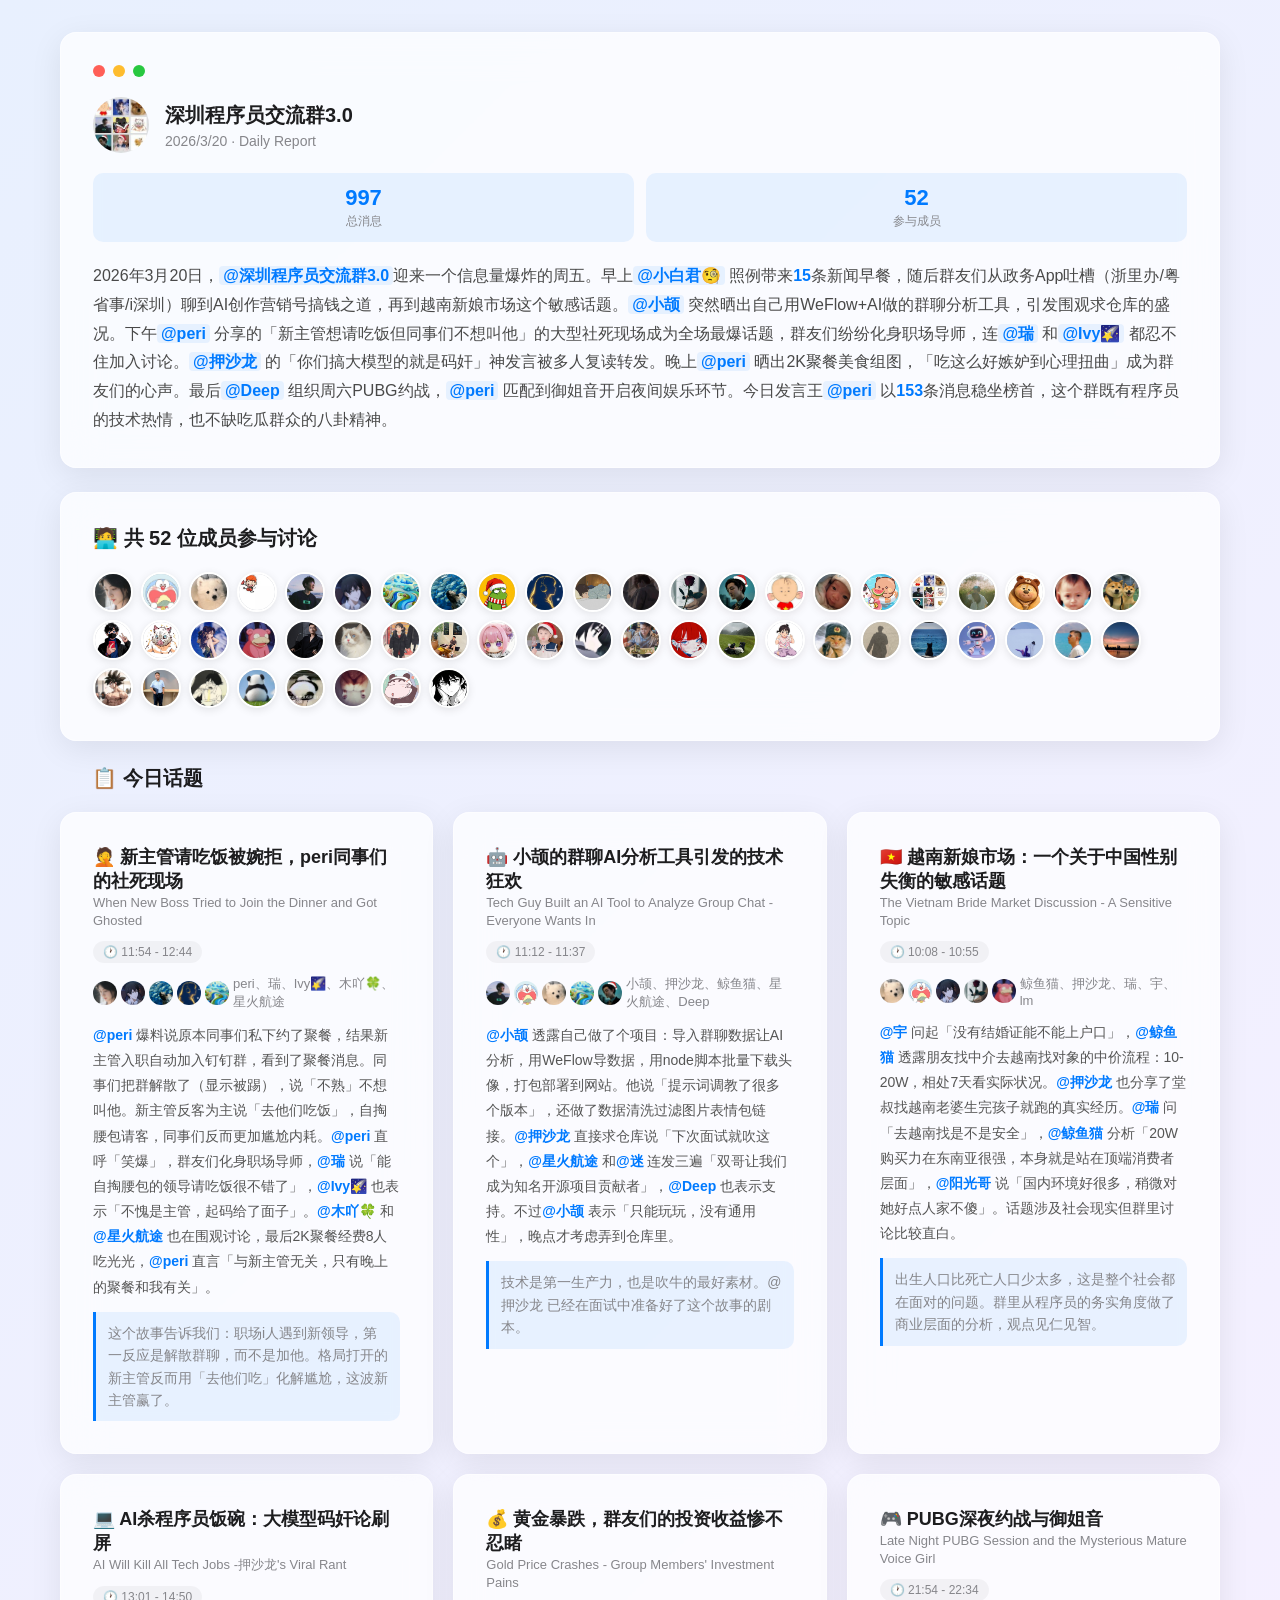
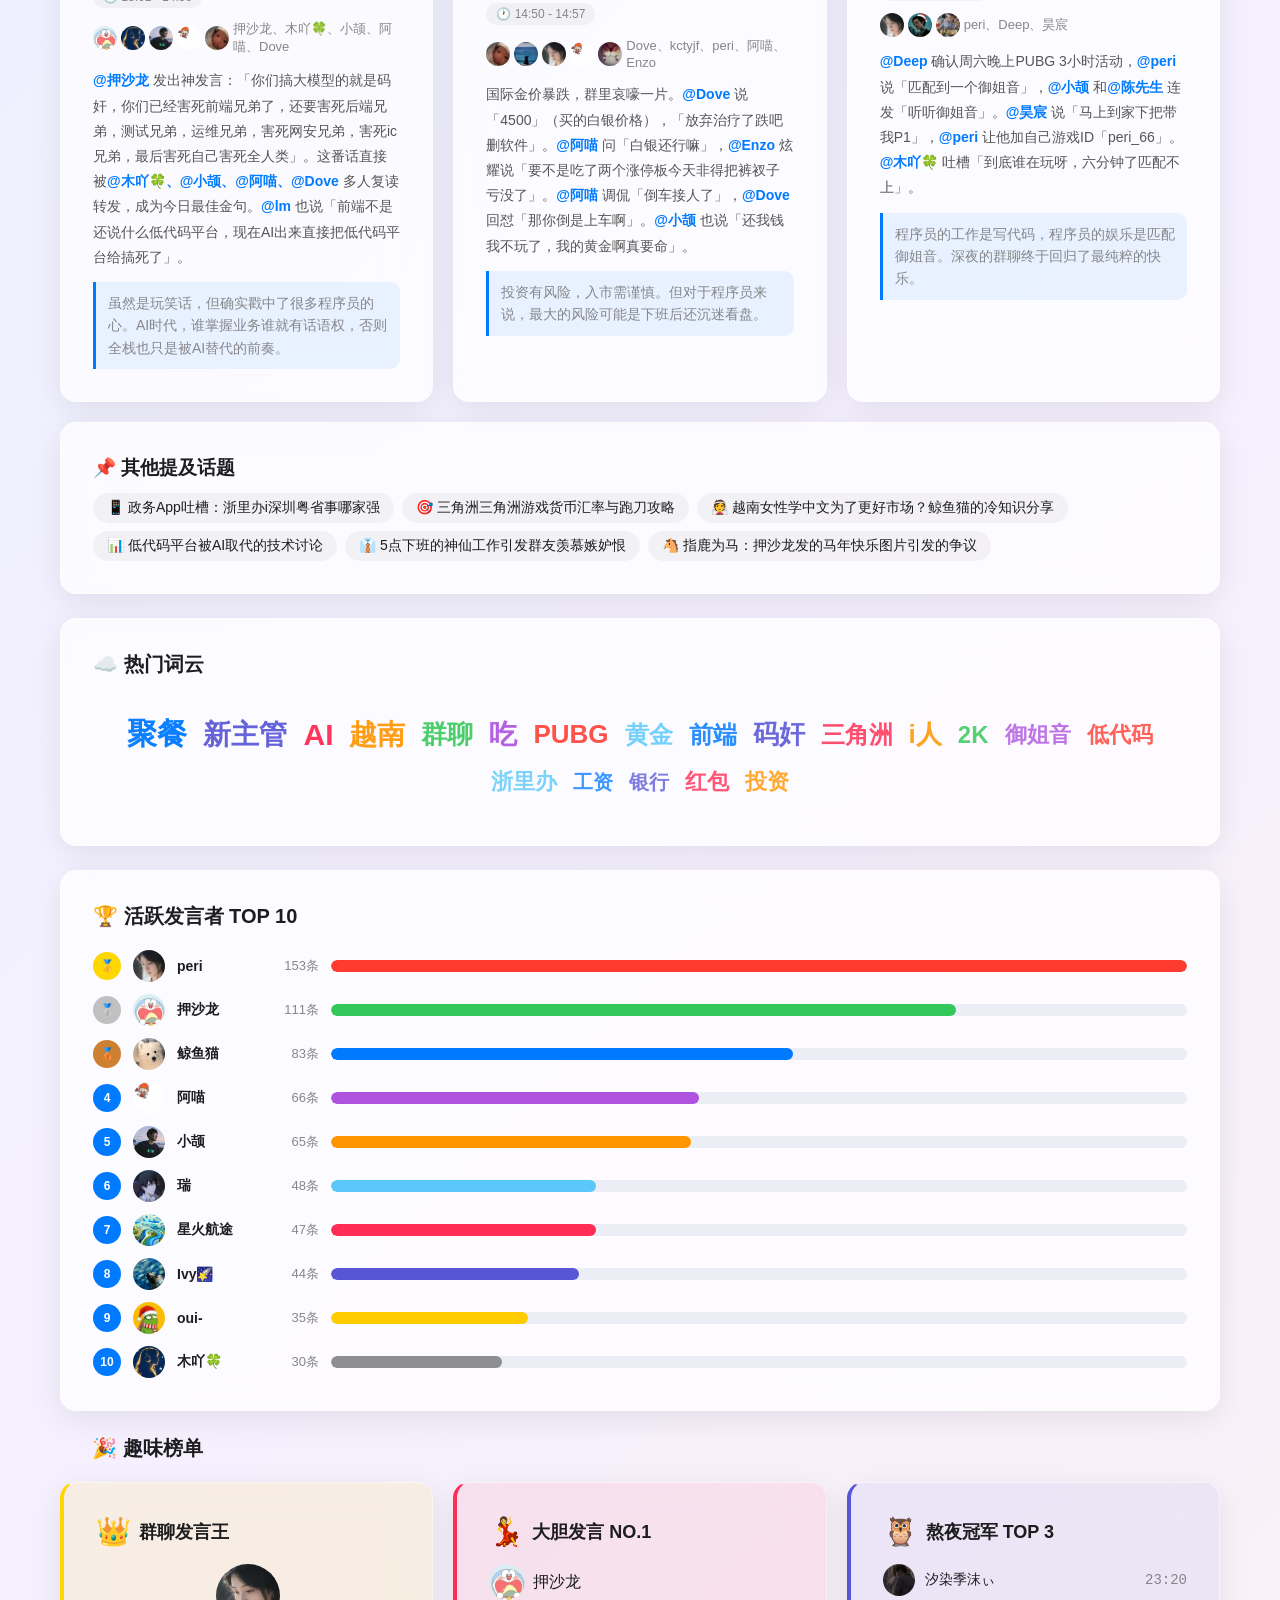
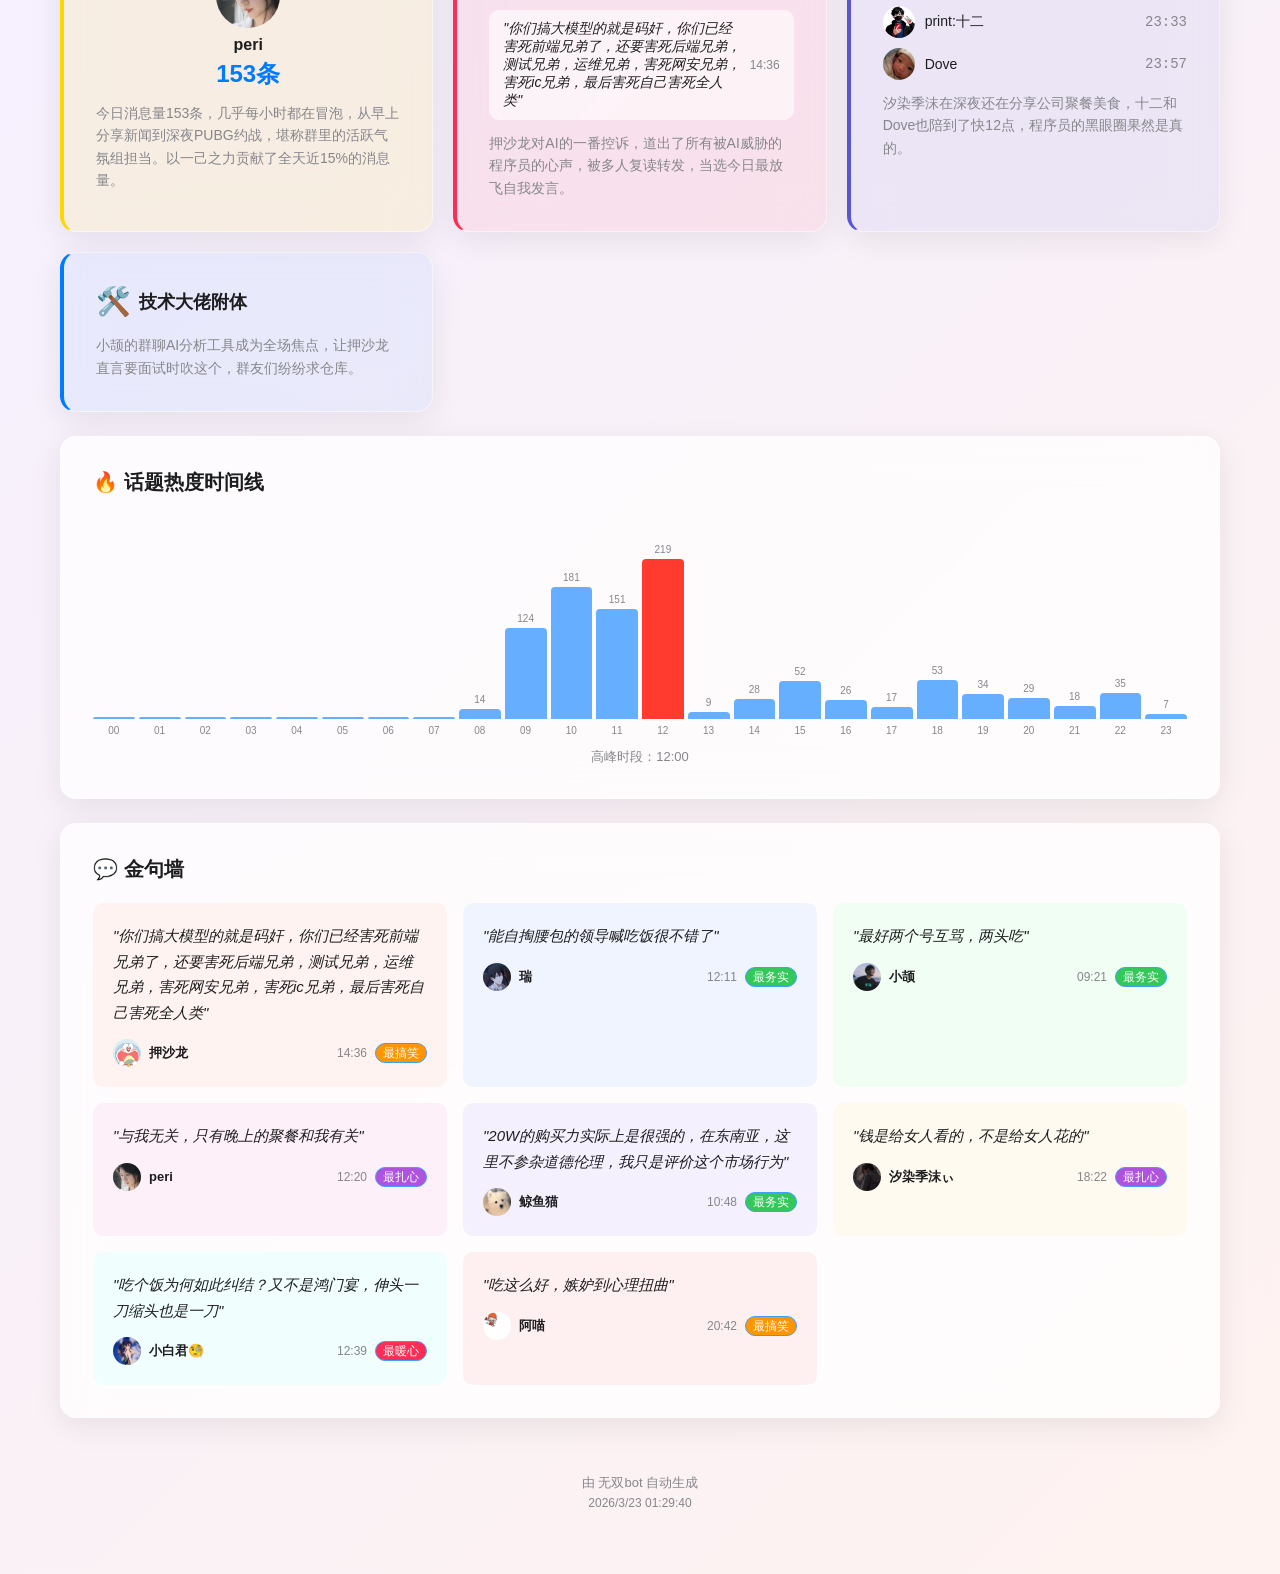
<file: index.html>
<!DOCTYPE html>
<html lang="zh-CN">
<head>
  <meta charset="UTF-8" />
  <meta name="viewport" content="width=device-width, initial-scale=1.0" />
  <title>群聊日报</title>
  <script type="module" crossorigin src="./assets/index-lT7PY3oy.js"></script>
  <link rel="stylesheet" crossorigin href="./assets/index-9DvMhPQH.css">
</head>
<body>
  <div id="app"></div>
</body>
</html>
</file>
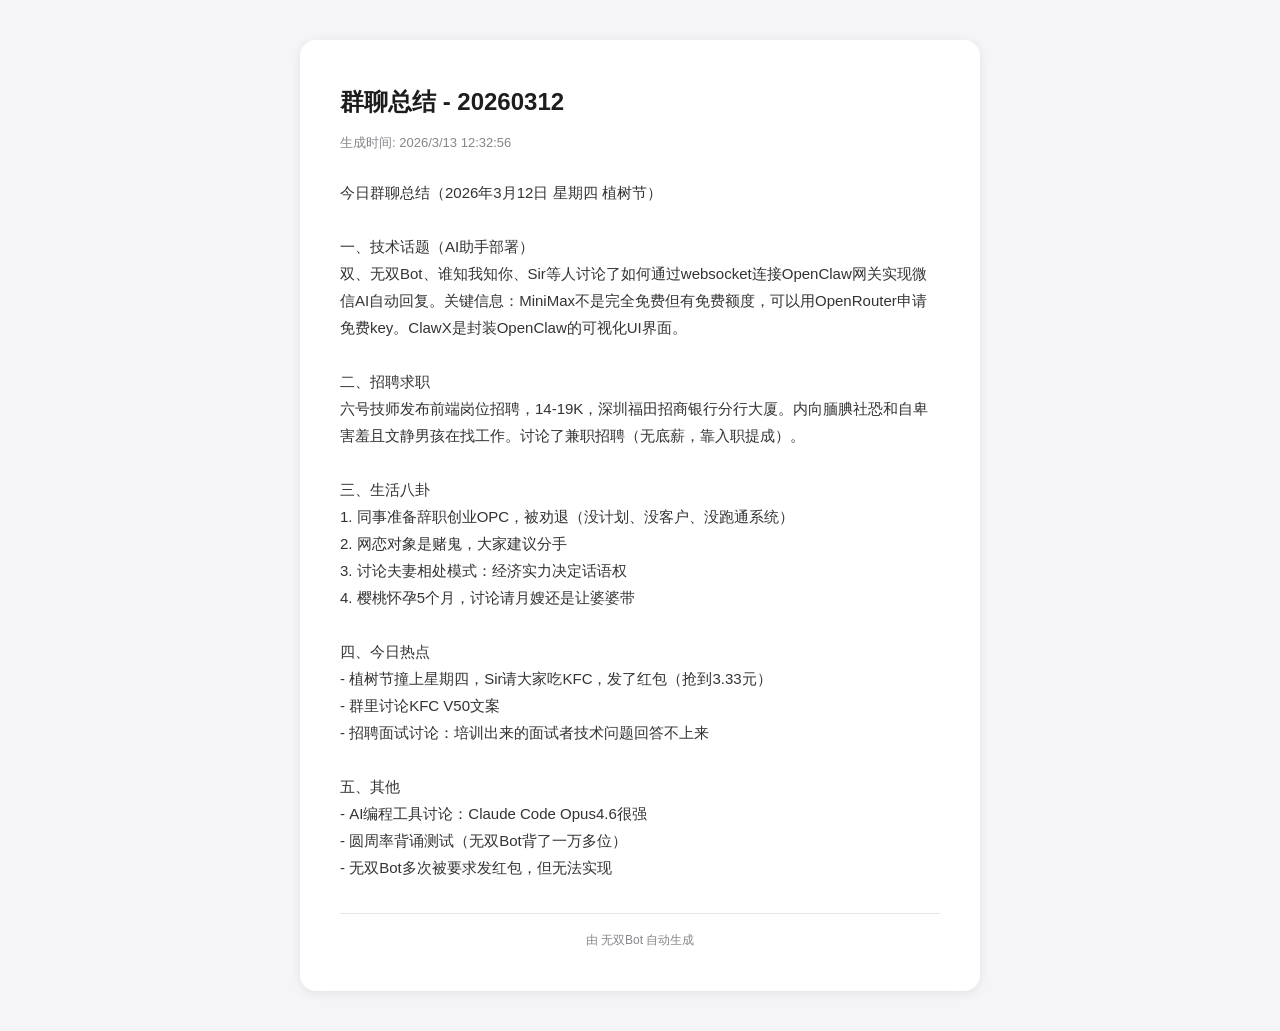
<file: summary-20260312.html>
<!DOCTYPE html>
<html lang="zh-CN">
<head>
<meta charset="UTF-8">
<meta name="viewport" content="width=device-width, initial-scale=1.0">
<title>群聊总结 - 20260312</title>
<style>
* { margin: 0; padding: 0; box-sizing: border-box; }
body {
  font-family: -apple-system, BlinkMacSystemFont, "Segoe UI", Roboto, sans-serif;
  background: #f5f5f7; color: #1d1d1f;
  padding: 40px 20px; line-height: 1.8;
}
.container {
  max-width: 680px; margin: 0 auto;
  background: #fff; border-radius: 16px;
  padding: 40px; box-shadow: 0 2px 12px rgba(0,0,0,0.08);
}
h1 { font-size: 24px; font-weight: 600; margin-bottom: 8px; }
.meta { font-size: 13px; color: #86868b; margin-bottom: 24px; }
.content {
  font-size: 15px; white-space: pre-wrap;
  word-break: break-word; color: #333;
}
.footer {
  margin-top: 32px; padding-top: 16px;
  border-top: 1px solid #e5e5e7;
  font-size: 12px; color: #86868b; text-align: center;
}
</style>
</head>
<body>
<div class="container">
<h1>群聊总结 - 20260312</h1>
<div class="meta">生成时间: 2026/3/13 12:32:56</div>
<div class="content">今日群聊总结（2026年3月12日 星期四 植树节）

一、技术话题（AI助手部署）
双、无双Bot、谁知我知你、Sir等人讨论了如何通过websocket连接OpenClaw网关实现微信AI自动回复。关键信息：MiniMax不是完全免费但有免费额度，可以用OpenRouter申请免费key。ClawX是封装OpenClaw的可视化UI界面。

二、招聘求职
六号技师发布前端岗位招聘，14-19K，深圳福田招商银行分行大厦。内向腼腆社恐和自卑害羞且文静男孩在找工作。讨论了兼职招聘（无底薪，靠入职提成）。

三、生活八卦
1. 同事准备辞职创业OPC，被劝退（没计划、没客户、没跑通系统）
2. 网恋对象是赌鬼，大家建议分手
3. 讨论夫妻相处模式：经济实力决定话语权
4. 樱桃怀孕5个月，讨论请月嫂还是让婆婆带

四、今日热点
- 植树节撞上星期四，Sir请大家吃KFC，发了红包（抢到3.33元）
- 群里讨论KFC V50文案
- 招聘面试讨论：培训出来的面试者技术问题回答不上来

五、其他
- AI编程工具讨论：Claude Code Opus4.6很强
- 圆周率背诵测试（无双Bot背了一万多位）
- 无双Bot多次被要求发红包，但无法实现</div>
<div class="footer">由 无双Bot 自动生成</div>
</div>
</body>
</html>
</file>
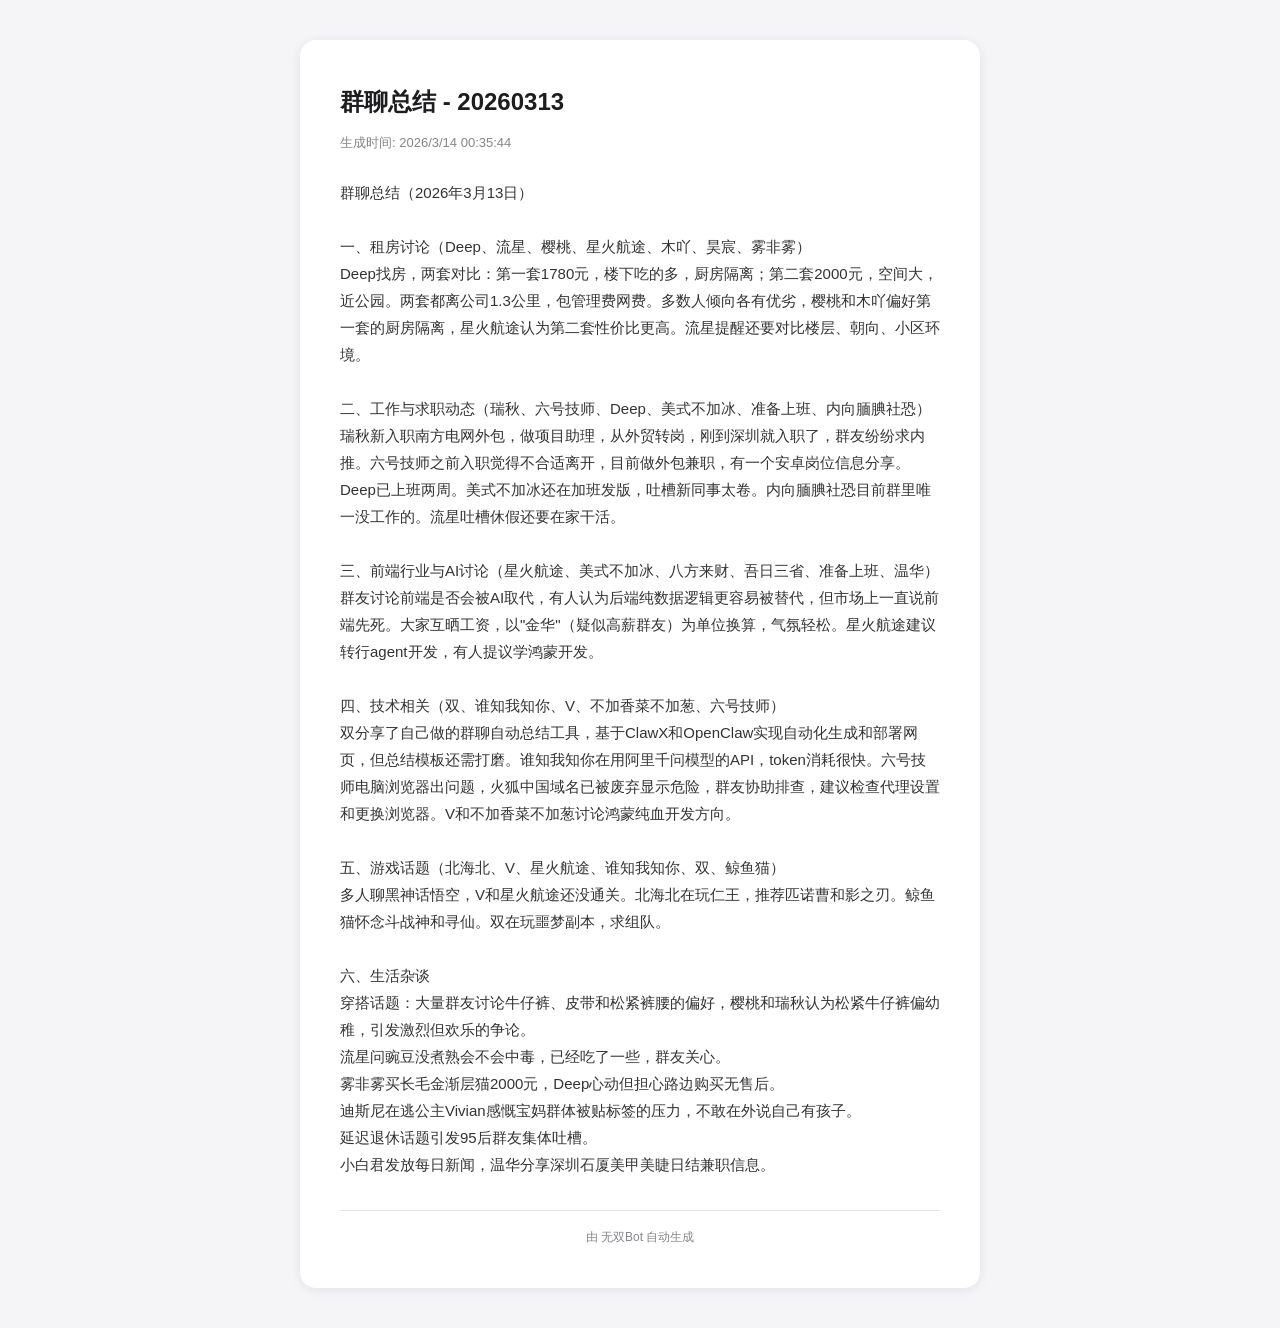
<file: summary-20260313.html>
<!DOCTYPE html>
<html lang="zh-CN">
<head>
<meta charset="UTF-8">
<meta name="viewport" content="width=device-width, initial-scale=1.0">
<title>群聊总结 - 20260313</title>
<style>
* { margin: 0; padding: 0; box-sizing: border-box; }
body {
  font-family: -apple-system, BlinkMacSystemFont, "Segoe UI", Roboto, sans-serif;
  background: #f5f5f7; color: #1d1d1f;
  padding: 40px 20px; line-height: 1.8;
}
.container {
  max-width: 680px; margin: 0 auto;
  background: #fff; border-radius: 16px;
  padding: 40px; box-shadow: 0 2px 12px rgba(0,0,0,0.08);
}
h1 { font-size: 24px; font-weight: 600; margin-bottom: 8px; }
.meta { font-size: 13px; color: #86868b; margin-bottom: 24px; }
.content {
  font-size: 15px; white-space: pre-wrap;
  word-break: break-word; color: #333;
}
.footer {
  margin-top: 32px; padding-top: 16px;
  border-top: 1px solid #e5e5e7;
  font-size: 12px; color: #86868b; text-align: center;
}
</style>
</head>
<body>
<div class="container">
<h1>群聊总结 - 20260313</h1>
<div class="meta">生成时间: 2026/3/14 00:35:44</div>
<div class="content">群聊总结（2026年3月13日）

一、租房讨论（Deep、流星、樱桃、星火航途、木吖、昊宸、雾非雾）
Deep找房，两套对比：第一套1780元，楼下吃的多，厨房隔离；第二套2000元，空间大，近公园。两套都离公司1.3公里，包管理费网费。多数人倾向各有优劣，樱桃和木吖偏好第一套的厨房隔离，星火航途认为第二套性价比更高。流星提醒还要对比楼层、朝向、小区环境。

二、工作与求职动态（瑞秋、六号技师、Deep、美式不加冰、准备上班、内向腼腆社恐）
瑞秋新入职南方电网外包，做项目助理，从外贸转岗，刚到深圳就入职了，群友纷纷求内推。六号技师之前入职觉得不合适离开，目前做外包兼职，有一个安卓岗位信息分享。Deep已上班两周。美式不加冰还在加班发版，吐槽新同事太卷。内向腼腆社恐目前群里唯一没工作的。流星吐槽休假还要在家干活。

三、前端行业与AI讨论（星火航途、美式不加冰、八方来财、吾日三省、准备上班、温华）
群友讨论前端是否会被AI取代，有人认为后端纯数据逻辑更容易被替代，但市场上一直说前端先死。大家互晒工资，以&quot;金华&quot;（疑似高薪群友）为单位换算，气氛轻松。星火航途建议转行agent开发，有人提议学鸿蒙开发。

四、技术相关（双、谁知我知你、V、不加香菜不加葱、六号技师）
双分享了自己做的群聊自动总结工具，基于ClawX和OpenClaw实现自动化生成和部署网页，但总结模板还需打磨。谁知我知你在用阿里千问模型的API，token消耗很快。六号技师电脑浏览器出问题，火狐中国域名已被废弃显示危险，群友协助排查，建议检查代理设置和更换浏览器。V和不加香菜不加葱讨论鸿蒙纯血开发方向。

五、游戏话题（北海北、V、星火航途、谁知我知你、双、鲸鱼猫）
多人聊黑神话悟空，V和星火航途还没通关。北海北在玩仁王，推荐匹诺曹和影之刃。鲸鱼猫怀念斗战神和寻仙。双在玩噩梦副本，求组队。

六、生活杂谈
穿搭话题：大量群友讨论牛仔裤、皮带和松紧裤腰的偏好，樱桃和瑞秋认为松紧牛仔裤偏幼稚，引发激烈但欢乐的争论。
流星问豌豆没煮熟会不会中毒，已经吃了一些，群友关心。
雾非雾买长毛金渐层猫2000元，Deep心动但担心路边购买无售后。
迪斯尼在逃公主Vivian感慨宝妈群体被贴标签的压力，不敢在外说自己有孩子。
延迟退休话题引发95后群友集体吐槽。
小白君发放每日新闻，温华分享深圳石厦美甲美睫日结兼职信息。</div>
<div class="footer">由 无双Bot 自动生成</div>
</div>
</body>
</html>
</file>
<file: assets/index-9DvMhPQH.css>
.el-avatar{--el-avatar-text-color:var(--el-color-white);--el-avatar-bg-color:var(--el-text-color-disabled);--el-avatar-text-size:14px;--el-avatar-icon-size:18px;--el-avatar-border-radius:var(--el-border-radius-base);--el-avatar-size-large:56px;--el-avatar-size:40px;--el-avatar-size-small:24px;box-sizing:border-box;text-align:center;color:var(--el-avatar-text-color);background:var(--el-avatar-bg-color);width:var(--el-avatar-size);height:var(--el-avatar-size);font-size:var(--el-avatar-text-size);outline:none;justify-content:center;align-items:center;display:inline-flex;overflow:hidden}.el-avatar>img{width:100%;height:100%;display:block}.el-avatar--circle{border-radius:50%}.el-avatar--square{border-radius:var(--el-avatar-border-radius)}.el-avatar--icon{font-size:var(--el-avatar-icon-size)}.el-avatar--small{--el-avatar-size:24px}.el-avatar--large{--el-avatar-size:56px}.el-progress{align-items:center;line-height:1;display:flex;position:relative}.el-progress__text{color:var(--el-text-color-regular);min-width:50px;margin-left:5px;font-size:14px;line-height:1}.el-progress__text i{vertical-align:middle;display:block}.el-progress--circle,.el-progress--dashboard{display:inline-block}.el-progress--circle .el-progress__text,.el-progress--dashboard .el-progress__text{text-align:center;width:100%;margin:0;position:absolute;top:50%;left:0;transform:translateY(-50%)}.el-progress--circle .el-progress__text i,.el-progress--dashboard .el-progress__text i{vertical-align:middle;display:inline-block}.el-progress--without-text .el-progress__text{display:none}.el-progress--without-text .el-progress-bar{margin-right:0;padding-right:0;display:block}.el-progress--text-inside .el-progress-bar{margin-right:0;padding-right:0}.el-progress.is-success .el-progress-bar__inner{background-color:var(--el-color-success)}.el-progress.is-success .el-progress__text{color:var(--el-color-success)}.el-progress.is-warning .el-progress-bar__inner{background-color:var(--el-color-warning)}.el-progress.is-warning .el-progress__text{color:var(--el-color-warning)}.el-progress.is-exception .el-progress-bar__inner{background-color:var(--el-color-danger)}.el-progress.is-exception .el-progress__text{color:var(--el-color-danger)}.el-progress-bar{box-sizing:border-box;flex-grow:1}.el-progress-bar__outer{background-color:var(--el-border-color-lighter);vertical-align:middle;border-radius:100px;height:6px;position:relative;overflow:hidden}.el-progress-bar__inner{background-color:var(--el-color-primary);text-align:right;white-space:nowrap;border-radius:100px;height:100%;line-height:1;transition:width .6s;position:absolute;top:0;left:0}.el-progress-bar__inner:after{content:"";vertical-align:middle;height:100%;display:inline-block}.el-progress-bar__inner--indeterminate{animation:3s infinite indeterminate;transform:translateZ(0)}.el-progress-bar__inner--striped{background-image:linear-gradient(45deg,#0000001a 25%,#0000 25% 50%,#0000001a 50% 75%,#0000 75%,#0000);background-size:1.25em 1.25em}.el-progress-bar__inner--striped.el-progress-bar__inner--striped-flow{animation:3s linear infinite striped-flow}.el-progress-bar__innerText{vertical-align:middle;color:#fff;margin:0 5px;font-size:12px;display:inline-block}@keyframes progress{0%{background-position:0 0}to{background-position:32px 0}}@keyframes indeterminate{0%{left:-100%}to{left:100%}}@keyframes striped-flow{0%{background-position:-100%}to{background-position:100%}}.el-tag{--el-tag-font-size:12px;--el-tag-border-radius:4px;--el-tag-border-radius-rounded:9999px;background-color:var(--el-tag-bg-color);border-color:var(--el-tag-border-color);color:var(--el-tag-text-color);vertical-align:middle;height:24px;font-size:var(--el-tag-font-size);border-radius:var(--el-tag-border-radius);box-sizing:border-box;white-space:nowrap;--el-icon-size:14px;--el-tag-bg-color:var(--el-color-primary-light-9);--el-tag-border-color:var(--el-color-primary-light-8);--el-tag-hover-color:var(--el-color-primary);border-style:solid;border-width:1px;justify-content:center;align-items:center;padding:0 9px;line-height:1;display:inline-flex}.el-tag.el-tag--primary{--el-tag-bg-color:var(--el-color-primary-light-9);--el-tag-border-color:var(--el-color-primary-light-8);--el-tag-hover-color:var(--el-color-primary)}.el-tag.el-tag--success{--el-tag-bg-color:var(--el-color-success-light-9);--el-tag-border-color:var(--el-color-success-light-8);--el-tag-hover-color:var(--el-color-success)}.el-tag.el-tag--warning{--el-tag-bg-color:var(--el-color-warning-light-9);--el-tag-border-color:var(--el-color-warning-light-8);--el-tag-hover-color:var(--el-color-warning)}.el-tag.el-tag--danger{--el-tag-bg-color:var(--el-color-danger-light-9);--el-tag-border-color:var(--el-color-danger-light-8);--el-tag-hover-color:var(--el-color-danger)}.el-tag.el-tag--error{--el-tag-bg-color:var(--el-color-error-light-9);--el-tag-border-color:var(--el-color-error-light-8);--el-tag-hover-color:var(--el-color-error)}.el-tag.el-tag--info{--el-tag-bg-color:var(--el-color-info-light-9);--el-tag-border-color:var(--el-color-info-light-8);--el-tag-hover-color:var(--el-color-info)}.el-tag.is-hit{border-color:var(--el-color-primary)}.el-tag.is-round{border-radius:var(--el-tag-border-radius-rounded)}.el-tag .el-tag__close{color:var(--el-tag-text-color);flex-shrink:0}.el-tag .el-tag__close:hover{color:var(--el-color-white);background-color:var(--el-tag-hover-color)}.el-tag.el-tag--primary{--el-tag-text-color:var(--el-color-primary)}.el-tag.el-tag--success{--el-tag-text-color:var(--el-color-success)}.el-tag.el-tag--warning{--el-tag-text-color:var(--el-color-warning)}.el-tag.el-tag--danger{--el-tag-text-color:var(--el-color-danger)}.el-tag.el-tag--error{--el-tag-text-color:var(--el-color-error)}.el-tag.el-tag--info{--el-tag-text-color:var(--el-color-info)}.el-tag .el-icon{cursor:pointer;font-size:calc(var(--el-icon-size) - 2px);height:var(--el-icon-size);width:var(--el-icon-size);border-radius:50%;display:flex}.el-tag .el-tag__close{background-color:#0000;border:none;border-radius:50%;outline:none;margin-left:6px;padding:0;overflow:hidden}.el-tag .el-tag__close:focus-visible{outline:2px solid var(--el-color-primary);outline-offset:2px}.el-tag--dark{--el-tag-text-color:var(--el-color-white);--el-tag-bg-color:var(--el-color-primary);--el-tag-border-color:var(--el-color-primary);--el-tag-hover-color:var(--el-color-primary-light-3)}.el-tag--dark.el-tag--primary{--el-tag-bg-color:var(--el-color-primary);--el-tag-border-color:var(--el-color-primary);--el-tag-hover-color:var(--el-color-primary-light-3)}.el-tag--dark.el-tag--success{--el-tag-bg-color:var(--el-color-success);--el-tag-border-color:var(--el-color-success);--el-tag-hover-color:var(--el-color-success-light-3)}.el-tag--dark.el-tag--warning{--el-tag-bg-color:var(--el-color-warning);--el-tag-border-color:var(--el-color-warning);--el-tag-hover-color:var(--el-color-warning-light-3)}.el-tag--dark.el-tag--danger{--el-tag-bg-color:var(--el-color-danger);--el-tag-border-color:var(--el-color-danger);--el-tag-hover-color:var(--el-color-danger-light-3)}.el-tag--dark.el-tag--error{--el-tag-bg-color:var(--el-color-error);--el-tag-border-color:var(--el-color-error);--el-tag-hover-color:var(--el-color-error-light-3)}.el-tag--dark.el-tag--info{--el-tag-bg-color:var(--el-color-info);--el-tag-border-color:var(--el-color-info);--el-tag-hover-color:var(--el-color-info-light-3)}.el-tag--dark.el-tag--primary,.el-tag--dark.el-tag--success,.el-tag--dark.el-tag--warning,.el-tag--dark.el-tag--danger,.el-tag--dark.el-tag--error,.el-tag--dark.el-tag--info{--el-tag-text-color:var(--el-color-white)}.el-tag--plain,.el-tag--plain.el-tag--primary{--el-tag-bg-color:var(--el-fill-color-blank);--el-tag-border-color:var(--el-color-primary-light-5);--el-tag-hover-color:var(--el-color-primary)}.el-tag--plain.el-tag--success{--el-tag-bg-color:var(--el-fill-color-blank);--el-tag-border-color:var(--el-color-success-light-5);--el-tag-hover-color:var(--el-color-success)}.el-tag--plain.el-tag--warning{--el-tag-bg-color:var(--el-fill-color-blank);--el-tag-border-color:var(--el-color-warning-light-5);--el-tag-hover-color:var(--el-color-warning)}.el-tag--plain.el-tag--danger{--el-tag-bg-color:var(--el-fill-color-blank);--el-tag-border-color:var(--el-color-danger-light-5);--el-tag-hover-color:var(--el-color-danger)}.el-tag--plain.el-tag--error{--el-tag-bg-color:var(--el-fill-color-blank);--el-tag-border-color:var(--el-color-error-light-5);--el-tag-hover-color:var(--el-color-error)}.el-tag--plain.el-tag--info{--el-tag-bg-color:var(--el-fill-color-blank);--el-tag-border-color:var(--el-color-info-light-5);--el-tag-hover-color:var(--el-color-info)}.el-tag.is-closable{padding-right:5px}.el-tag--large{--el-icon-size:16px;height:32px;padding:0 11px}.el-tag--large .el-tag__close{margin-left:8px}.el-tag--large.is-closable{padding-right:7px}.el-tag--small{--el-icon-size:12px;height:20px;padding:0 7px}.el-tag--small .el-tag__close{margin-left:4px}.el-tag--small.is-closable{padding-right:3px}.el-tag--small .el-icon-close{transform:scale(.8)}.el-tag.el-tag--primary.is-hit{border-color:var(--el-color-primary)}.el-tag.el-tag--success.is-hit{border-color:var(--el-color-success)}.el-tag.el-tag--warning.is-hit{border-color:var(--el-color-warning)}.el-tag.el-tag--danger.is-hit{border-color:var(--el-color-danger)}.el-tag.el-tag--error.is-hit{border-color:var(--el-color-error)}.el-tag.el-tag--info.is-hit{border-color:var(--el-color-info)}.el-image__error,.el-image__placeholder,.el-image__wrapper,.el-image__inner{width:100%;height:100%}.el-image{display:inline-block;position:relative;overflow:hidden}.el-image__inner{vertical-align:top;opacity:1}.el-image__inner.is-loading{opacity:0}.el-image__wrapper{position:absolute;top:0;left:0}.el-image__placeholder{background:var(--el-fill-color-light)}.el-image__error{background:var(--el-fill-color-light);color:var(--el-text-color-placeholder);vertical-align:middle;justify-content:center;align-items:center;font-size:14px;display:flex}.el-image__preview{cursor:pointer}.el-image-viewer__wrapper{position:fixed;inset:0}.el-image-viewer__wrapper:focus{outline:none!important}.el-image-viewer__btn{z-index:1;opacity:.8;cursor:pointer;box-sizing:border-box;-webkit-user-select:none;user-select:none;border-radius:50%;justify-content:center;align-items:center;display:flex;position:absolute}.el-image-viewer__btn .el-icon{cursor:pointer}.el-image-viewer__close{width:40px;height:40px;font-size:40px;top:40px;right:40px}.el-image-viewer__canvas{-webkit-user-select:none;user-select:none;justify-content:center;align-items:center;width:100%;height:100%;display:flex;position:static}.el-image-viewer__actions{background-color:var(--el-text-color-regular);border-color:#fff;border-radius:22px;height:44px;padding:0 23px;bottom:30px;left:50%;transform:translate(-50%)}.el-image-viewer__actions__inner{cursor:default;color:#fff;justify-content:space-around;align-items:center;gap:22px;width:100%;height:100%;padding:0 6px;font-size:23px;display:flex}.el-image-viewer__actions__divider{margin:0 -6px}.el-image-viewer__progress{cursor:default;color:#fff;bottom:90px;left:50%;transform:translate(-50%)}.el-image-viewer__prev{color:#fff;background-color:var(--el-text-color-regular);border-color:#fff;width:44px;height:44px;font-size:24px;top:50%;left:40px;transform:translateY(-50%)}.el-image-viewer__next{text-indent:2px;color:#fff;background-color:var(--el-text-color-regular);border-color:#fff;width:44px;height:44px;font-size:24px;top:50%;right:40px;transform:translateY(-50%)}.el-image-viewer__close{color:#fff;background-color:var(--el-text-color-regular);border-color:#fff;width:44px;height:44px;font-size:24px}.el-image-viewer__mask{opacity:.5;background:#000;width:100%;height:100%;position:absolute;top:0;left:0}.el-image-viewer-parent--hidden{overflow:hidden}.viewer-fade-enter-active{animation:viewer-fade-in var(--el-transition-duration)}.viewer-fade-leave-active{animation:viewer-fade-out var(--el-transition-duration)}@keyframes viewer-fade-in{0%{opacity:0;transform:translateY(-20px)}to{opacity:1;transform:translate(0)}}@keyframes viewer-fade-out{0%{opacity:1;transform:translate(0)}to{opacity:0;transform:translateY(-20px)}}:root{--color-primary: #007AFF;--color-primary-light: rgba(0, 122, 255, .08);--color-bg: #f5f5f7;--color-text: #1d1d1f;--color-text-secondary: #86868b;--color-card: rgba(255, 255, 255, .72);--color-border: rgba(255, 255, 255, .5);--color-gold: #FFD700;--color-silver: #C0C0C0;--color-bronze: #CD7F32;--color-red: #ff5f57;--color-yellow: #febc2e;--color-green: #28c840;--radius-card: 16px;--radius-sm: 10px;--shadow-card: 0 8px 32px rgba(0, 0, 0, .08);--shadow-hover: 0 12px 40px rgba(0, 0, 0, .12);--font-family: -apple-system, BlinkMacSystemFont, "SF Pro Display", "SF Pro Text", "Helvetica Neue", sans-serif}*{margin:0;padding:0;box-sizing:border-box}body{font-family:var(--font-family);background:linear-gradient(135deg,#e8f0fe,#f5f0ff,#fef3f0);min-height:100vh;color:var(--color-text)}.glass-card{background:var(--color-card);backdrop-filter:blur(20px);-webkit-backdrop-filter:blur(20px);border-radius:var(--radius-card);border:1px solid var(--color-border);box-shadow:var(--shadow-card);padding:32px;transition:transform .3s,box-shadow .3s}.glass-card:hover{transform:translateY(-2px);box-shadow:var(--shadow-hover)}.section-title{font-size:20px;font-weight:600;margin-bottom:20px;color:var(--color-text)}.mention{color:var(--color-primary);font-weight:600}@media(max-width:768px){.glass-card{padding:20px;border-radius:12px}.section-title{font-size:18px;margin-bottom:16px}}:root{--el-color-white:#fff;--el-color-black:#000;--el-color-primary-rgb:64, 158, 255;--el-color-success-rgb:103, 194, 58;--el-color-warning-rgb:230, 162, 60;--el-color-danger-rgb:245, 108, 108;--el-color-error-rgb:245, 108, 108;--el-color-info-rgb:144, 147, 153;--el-font-size-extra-large:20px;--el-font-size-large:18px;--el-font-size-medium:16px;--el-font-size-base:14px;--el-font-size-small:13px;--el-font-size-extra-small:12px;--el-font-family:"Helvetica Neue", Helvetica, "PingFang SC", "Hiragino Sans GB", "Microsoft YaHei", "微软雅黑", Arial, sans-serif;--el-font-weight-primary:500;--el-font-line-height-primary:24px;--el-index-normal:1;--el-index-top:1000;--el-index-popper:2000;--el-border-radius-base:4px;--el-border-radius-small:2px;--el-border-radius-round:20px;--el-border-radius-circle:100%;--el-transition-duration:.3s;--el-transition-duration-fast:.2s;--el-transition-function-ease-in-out-bezier:cubic-bezier(.645, .045, .355, 1);--el-transition-function-fast-bezier:cubic-bezier(.23, 1, .32, 1);--el-transition-all:all var(--el-transition-duration) var(--el-transition-function-ease-in-out-bezier);--el-transition-fade:opacity var(--el-transition-duration) var(--el-transition-function-fast-bezier);--el-transition-md-fade:transform var(--el-transition-duration) var(--el-transition-function-fast-bezier), opacity var(--el-transition-duration) var(--el-transition-function-fast-bezier);--el-transition-fade-linear:opacity var(--el-transition-duration-fast) linear;--el-transition-border:border-color var(--el-transition-duration-fast) var(--el-transition-function-ease-in-out-bezier);--el-transition-box-shadow:box-shadow var(--el-transition-duration-fast) var(--el-transition-function-ease-in-out-bezier);--el-transition-color:color var(--el-transition-duration-fast) var(--el-transition-function-ease-in-out-bezier);--el-component-size-large:40px;--el-component-size:32px;--el-component-size-small:24px;--lightningcss-light:initial;--lightningcss-dark: ;color-scheme:light;--el-color-primary:#409eff;--el-color-primary-light-3:#79bbff;--el-color-primary-light-5:#a0cfff;--el-color-primary-light-7:#c6e2ff;--el-color-primary-light-8:#d9ecff;--el-color-primary-light-9:#ecf5ff;--el-color-primary-dark-2:#337ecc;--el-color-success:#67c23a;--el-color-success-light-3:#95d475;--el-color-success-light-5:#b3e19d;--el-color-success-light-7:#d1edc4;--el-color-success-light-8:#e1f3d8;--el-color-success-light-9:#f0f9eb;--el-color-success-dark-2:#529b2e;--el-color-warning:#e6a23c;--el-color-warning-light-3:#eebe77;--el-color-warning-light-5:#f3d19e;--el-color-warning-light-7:#f8e3c5;--el-color-warning-light-8:#faecd8;--el-color-warning-light-9:#fdf6ec;--el-color-warning-dark-2:#b88230;--el-color-danger:#f56c6c;--el-color-danger-light-3:#f89898;--el-color-danger-light-5:#fab6b6;--el-color-danger-light-7:#fcd3d3;--el-color-danger-light-8:#fde2e2;--el-color-danger-light-9:#fef0f0;--el-color-danger-dark-2:#c45656;--el-color-error:#f56c6c;--el-color-error-light-3:#f89898;--el-color-error-light-5:#fab6b6;--el-color-error-light-7:#fcd3d3;--el-color-error-light-8:#fde2e2;--el-color-error-light-9:#fef0f0;--el-color-error-dark-2:#c45656;--el-color-info:#909399;--el-color-info-light-3:#b1b3b8;--el-color-info-light-5:#c8c9cc;--el-color-info-light-7:#dedfe0;--el-color-info-light-8:#e9e9eb;--el-color-info-light-9:#f4f4f5;--el-color-info-dark-2:#73767a;--el-bg-color:#fff;--el-bg-color-page:#f2f3f5;--el-bg-color-overlay:#fff;--el-text-color-primary:#303133;--el-text-color-regular:#606266;--el-text-color-secondary:#909399;--el-text-color-placeholder:#a8abb2;--el-text-color-disabled:#c0c4cc;--el-border-color:#dcdfe6;--el-border-color-light:#e4e7ed;--el-border-color-lighter:#ebeef5;--el-border-color-extra-light:#f2f6fc;--el-border-color-dark:#d4d7de;--el-border-color-darker:#cdd0d6;--el-fill-color:#f0f2f5;--el-fill-color-light:#f5f7fa;--el-fill-color-lighter:#fafafa;--el-fill-color-extra-light:#fafcff;--el-fill-color-dark:#ebedf0;--el-fill-color-darker:#e6e8eb;--el-fill-color-blank:#fff;--el-box-shadow:0px 12px 32px 4px #0000000a, 0px 8px 20px #00000014;--el-box-shadow-light:0px 0px 12px #0000001f;--el-box-shadow-lighter:0px 0px 6px #0000001f;--el-box-shadow-dark:0px 16px 48px 16px #00000014, 0px 12px 32px #0000001f, 0px 8px 16px -8px #00000029;--el-disabled-bg-color:var(--el-fill-color-light);--el-disabled-text-color:var(--el-text-color-placeholder);--el-disabled-border-color:var(--el-border-color-light);--el-overlay-color:#000c;--el-overlay-color-light:#000000b3;--el-overlay-color-lighter:#00000080;--el-mask-color:#ffffffe6;--el-mask-color-extra-light:#ffffff4d;--el-border-width:1px;--el-border-style:solid;--el-border-color-hover:var(--el-text-color-disabled);--el-border:var(--el-border-width) var(--el-border-style) var(--el-border-color);--el-svg-monochrome-grey:var(--el-border-color)}.fade-in-linear-enter-active,.fade-in-linear-leave-active{transition:var(--el-transition-fade-linear)}.fade-in-linear-enter-from,.fade-in-linear-leave-to{opacity:0}.el-fade-in-linear-enter-active,.el-fade-in-linear-leave-active{transition:var(--el-transition-fade-linear)}.el-fade-in-linear-enter-from,.el-fade-in-linear-leave-to{opacity:0}.el-fade-in-enter-active,.el-fade-in-leave-active{transition:all var(--el-transition-duration) cubic-bezier(.55,0,.1,1)}.el-fade-in-enter-from,.el-fade-in-leave-active{opacity:0}.el-zoom-in-center-enter-active,.el-zoom-in-center-leave-active{transition:all var(--el-transition-duration) cubic-bezier(.55,0,.1,1)}.el-zoom-in-center-enter-from,.el-zoom-in-center-leave-active{opacity:0;transform:scaleX(0)}.el-zoom-in-top-enter-active,.el-zoom-in-top-leave-active{opacity:1;transition:var(--el-transition-md-fade);transform-origin:top;transform:scaleY(1)}.el-zoom-in-top-enter-active[data-popper-placement^=top],.el-zoom-in-top-leave-active[data-popper-placement^=top]{transform-origin:bottom}.el-zoom-in-top-enter-from,.el-zoom-in-top-leave-active{opacity:0;transform:scaleY(0)}.el-zoom-in-bottom-enter-active,.el-zoom-in-bottom-leave-active{opacity:1;transition:var(--el-transition-md-fade);transform-origin:bottom;transform:scaleY(1)}.el-zoom-in-bottom-enter-from,.el-zoom-in-bottom-leave-active{opacity:0;transform:scaleY(0)}.el-zoom-in-left-enter-active,.el-zoom-in-left-leave-active{opacity:1;transition:var(--el-transition-md-fade);transform-origin:0 0;transform:scale(1)}.el-zoom-in-left-enter-from,.el-zoom-in-left-leave-active{opacity:0;transform:scale(.45)}.collapse-transition{transition:var(--el-transition-duration) height ease-in-out,var(--el-transition-duration) padding-top ease-in-out,var(--el-transition-duration) padding-bottom ease-in-out}.el-collapse-transition-leave-active,.el-collapse-transition-enter-active{transition:var(--el-transition-duration) max-height ease-in-out,var(--el-transition-duration) padding-top ease-in-out,var(--el-transition-duration) padding-bottom ease-in-out}.horizontal-collapse-transition{transition:var(--el-transition-duration) width ease-in-out,var(--el-transition-duration) padding-left ease-in-out,var(--el-transition-duration) padding-right ease-in-out}.el-list-enter-active,.el-list-leave-active{transition:all 1s}.el-list-enter-from,.el-list-leave-to{opacity:0;transform:translateY(-30px)}.el-list-leave-active{position:absolute!important}.el-opacity-transition{transition:opacity var(--el-transition-duration) cubic-bezier(.55,0,.1,1)}.el-icon--right{margin-left:5px}.el-icon--left{margin-right:5px}@keyframes rotating{0%{transform:rotate(0)}to{transform:rotate(360deg)}}.el-icon{--color:inherit;fill:currentColor;width:1em;height:1em;color:var(--color);line-height:1em;font-size:inherit;justify-content:center;align-items:center;display:inline-flex;position:relative}.el-icon.is-loading{animation:2s linear infinite rotating}.el-icon svg{width:1em;height:1em}.header-card[data-v-2eed59fd]{position:relative}.window-chrome[data-v-2eed59fd]{display:flex;gap:8px;margin-bottom:20px}.dot[data-v-2eed59fd]{width:12px;height:12px;border-radius:50%}.dot.red[data-v-2eed59fd]{background:var(--color-red)}.dot.yellow[data-v-2eed59fd]{background:var(--color-yellow)}.dot.green[data-v-2eed59fd]{background:var(--color-green)}.header-content[data-v-2eed59fd]{display:flex;align-items:center;gap:16px;margin-bottom:20px}.group-avatar[data-v-2eed59fd]{flex-shrink:0}.group-name[data-v-2eed59fd]{font-size:20px;font-weight:600}.date-line[data-v-2eed59fd]{color:var(--color-text-secondary);font-size:14px;margin-top:4px}.stats-row[data-v-2eed59fd]{display:flex;gap:12px;margin-bottom:20px}.stat-chip[data-v-2eed59fd]{display:flex;flex-direction:column;align-items:center;padding:12px 20px;background:var(--color-primary-light);border-radius:var(--radius-sm);flex:1}.stat-num[data-v-2eed59fd]{font-size:22px;font-weight:700;color:var(--color-primary)}.stat-label[data-v-2eed59fd]{font-size:12px;color:var(--color-text-secondary);margin-top:2px}.overview[data-v-2eed59fd]{font-size:16px;line-height:1.8;color:#494949}[data-v-2eed59fd] .hl-mention{color:var(--color-primary);font-weight:600;background:#007aff14;padding:1px 4px;border-radius:4px}[data-v-2eed59fd] .hl-num{color:var(--color-primary);font-weight:700}[data-v-2eed59fd] .hl-keyword{color:#ff2d55;font-weight:600}@media(max-width:768px){.header-content[data-v-2eed59fd]{gap:12px}.group-avatar[data-v-2eed59fd]{width:48px!important;height:48px!important}.group-name[data-v-2eed59fd]{font-size:18px}.date-line[data-v-2eed59fd]{font-size:13px}.stats-row[data-v-2eed59fd]{flex-direction:column;gap:8px}.stat-chip[data-v-2eed59fd]{padding:10px 16px}.stat-num[data-v-2eed59fd]{font-size:20px}.overview[data-v-2eed59fd]{font-size:15px;line-height:1.7}}.el-popper{--el-popper-border-radius:var(--el-popover-border-radius,4px);--el-popper-bg-color-light:var(--el-bg-color-overlay);--el-popper-bg-color-dark:var(--el-text-color-primary);border-radius:var(--el-popper-border-radius);z-index:2000;overflow-wrap:break-word;word-break:normal;visibility:visible;min-width:10px;padding:5px 11px;font-size:12px;line-height:20px;position:absolute}.el-popper.is-dark{--el-fill-color-blank:var(--el-popper-bg-color-dark);color:var(--el-bg-color);background:var(--el-popper-bg-color-dark);border:1px solid var(--el-text-color-primary)}.el-popper.is-dark>.el-popper__arrow:before{border:1px solid var(--el-text-color-primary);background:var(--el-popper-bg-color-dark);right:0}.el-popper.is-light{--el-fill-color-blank:var(--el-popper-bg-color-light);background:var(--el-popper-bg-color-light);border:1px solid var(--el-border-color-light)}.el-popper.is-light>.el-popper__arrow:before{border:1px solid var(--el-border-color-light);background:var(--el-popper-bg-color-light);right:0}.el-popper.is-pure{padding:0}.el-popper__arrow{z-index:-1;width:10px;height:10px;position:absolute}.el-popper__arrow:before{z-index:-1;content:" ";background:var(--el-text-color-primary);box-sizing:border-box;width:10px;height:10px;position:absolute;transform:rotate(45deg)}.el-popper[data-popper-placement^=top]>.el-popper__arrow{bottom:-5px}.el-popper[data-popper-placement^=top]>.el-popper__arrow:before{border-bottom-right-radius:2px}.el-popper[data-popper-placement^=bottom]>.el-popper__arrow{top:-5px}.el-popper[data-popper-placement^=bottom]>.el-popper__arrow:before{border-top-left-radius:2px}.el-popper[data-popper-placement^=left]>.el-popper__arrow{right:-5px}.el-popper[data-popper-placement^=left]>.el-popper__arrow:before{border-top-right-radius:2px}.el-popper[data-popper-placement^=right]>.el-popper__arrow{left:-5px}.el-popper[data-popper-placement^=right]>.el-popper__arrow:before{border-bottom-left-radius:2px}.el-popper[data-popper-placement^=top]>.el-popper__arrow:before{border-top-color:#0000!important;border-left-color:#0000!important}.el-popper[data-popper-placement^=bottom]>.el-popper__arrow:before{border-bottom-color:#0000!important;border-right-color:#0000!important}.el-popper[data-popper-placement^=left]>.el-popper__arrow:before{border-bottom-color:#0000!important;border-left-color:#0000!important}.el-popper[data-popper-placement^=right]>.el-popper__arrow:before{border-top-color:#0000!important;border-right-color:#0000!important}.avatar-grid[data-v-98c0742e]{display:flex;flex-wrap:wrap;gap:8px}.member-avatar[data-v-98c0742e]{cursor:pointer;border:2px solid #fff;box-shadow:0 2px 8px #0000001a;transition:transform .2s}.member-avatar[data-v-98c0742e]:hover{transform:scale(1.2);z-index:1}@media(max-width:768px){.avatar-grid[data-v-98c0742e]{gap:6px}.member-avatar[data-v-98c0742e]{width:36px!important;height:36px!important}}.topic-grid[data-v-f5d8ea31]{display:grid;grid-template-columns:repeat(auto-fit,minmax(340px,1fr));gap:20px;padding:0 0 20px}.topic-card.wide[data-v-f5d8ea31]{grid-column:span 2}.topic-header[data-v-f5d8ea31]{margin-bottom:12px}.topic-title[data-v-f5d8ea31]{font-size:18px;font-weight:600}.topic-subtitle[data-v-f5d8ea31]{font-size:13px;color:var(--color-text-secondary)}.topic-meta[data-v-f5d8ea31]{display:flex;align-items:center;gap:12px;margin-bottom:12px;flex-wrap:wrap}.time-badge[data-v-f5d8ea31]{font-size:12px;color:var(--color-text-secondary);background:#0000000a;padding:4px 10px;border-radius:20px}.participants[data-v-f5d8ea31]{display:flex;align-items:center;gap:4px}.participant-avatar[data-v-f5d8ea31]{flex-shrink:0}.participant-names[data-v-f5d8ea31]{font-size:13px;color:var(--color-text-secondary)}.topic-desc[data-v-f5d8ea31]{font-size:14px;line-height:1.8;margin-bottom:12px;color:#555}[data-v-f5d8ea31] .mention{color:var(--color-primary);font-weight:600}.topic-eval[data-v-f5d8ea31]{font-size:14px;line-height:1.6;color:var(--color-text-secondary);border-left:3px solid var(--color-primary);background:var(--color-primary-light);padding:10px 12px;border-radius:0 var(--radius-sm) var(--radius-sm) 0}.other-topics[data-v-f5d8ea31]{margin-top:0}.other-list[data-v-f5d8ea31]{display:flex;flex-wrap:wrap;gap:8px}.other-item[data-v-f5d8ea31]{padding:6px 14px;background:#0000000a;border-radius:20px;font-size:14px}@media(max-width:768px){.topic-grid[data-v-f5d8ea31]{grid-template-columns:1fr;gap:16px}.topic-card.wide[data-v-f5d8ea31]{grid-column:1}.section-title[data-v-f5d8ea31]{padding:0 20px!important}.topic-title[data-v-f5d8ea31]{font-size:16px}.topic-subtitle[data-v-f5d8ea31]{font-size:12px}.participant-names[data-v-f5d8ea31]{display:none}.topic-desc[data-v-f5d8ea31]{font-size:13px;line-height:1.7}.topic-eval[data-v-f5d8ea31]{font-size:13px;padding:8px 10px}}.cloud[data-v-d0f539cf]{display:flex;flex-wrap:wrap;gap:12px 16px;align-items:center;justify-content:center;padding:16px 0}.cloud-word[data-v-d0f539cf]{font-weight:600;cursor:default;transition:transform .2s}.cloud-word[data-v-d0f539cf]:hover{transform:scale(1.15)}@media(max-width:768px){.cloud[data-v-d0f539cf]{gap:8px 12px;padding:12px 0}}.rank-list[data-v-b6b9f984]{display:flex;flex-direction:column;gap:12px}.rank-row[data-v-b6b9f984]{display:flex;align-items:center;gap:12px}.rank-badge[data-v-b6b9f984]{width:28px;height:28px;border-radius:50%;display:flex;align-items:center;justify-content:center;font-size:12px;font-weight:700;color:#fff;flex-shrink:0}.rank-avatar[data-v-b6b9f984]{flex-shrink:0}.rank-name[data-v-b6b9f984]{min-width:80px;font-size:14px;font-weight:600;flex-shrink:0;overflow:hidden;text-overflow:ellipsis;white-space:nowrap}.rank-count[data-v-b6b9f984]{width:50px;font-size:13px;color:var(--color-text-secondary);flex-shrink:0;text-align:right}.rank-bar-wrap[data-v-b6b9f984]{flex:1;min-width:100px}@media(max-width:768px){.rank-row[data-v-b6b9f984]{gap:8px}.rank-badge[data-v-b6b9f984]{width:24px;height:24px;font-size:11px}.rank-avatar[data-v-b6b9f984]{width:28px!important;height:28px!important}.rank-name[data-v-b6b9f984]{min-width:60px;font-size:13px}.rank-count[data-v-b6b9f984]{width:40px;font-size:12px}.rank-bar-wrap[data-v-b6b9f984]{min-width:60px}}.fun-grid[data-v-4f153034]{display:grid;grid-template-columns:repeat(auto-fit,minmax(280px,1fr));gap:20px}.fun-card[data-v-4f153034]{border-radius:var(--radius-card)}.fun-header[data-v-4f153034]{display:flex;align-items:center;gap:8px;margin-bottom:16px}.fun-emoji[data-v-4f153034]{font-size:28px}.fun-title[data-v-4f153034]{font-size:18px;font-weight:600}.king-content[data-v-4f153034]{text-align:center;margin-bottom:12px}.king-avatar[data-v-4f153034]{margin:0 auto 8px}.king-name[data-v-4f153034]{font-size:16px;font-weight:600}.king-stat[data-v-4f153034]{font-size:24px;font-weight:700;color:var(--color-primary);margin-top:4px}.bold-content[data-v-4f153034]{margin-bottom:12px}.bold-person[data-v-4f153034]{display:flex;align-items:center;gap:8px;margin-bottom:10px;font-weight:500}.quote-list[data-v-4f153034]{display:flex;flex-direction:column;gap:8px}.quote-item[data-v-4f153034]{background:#fff9;padding:10px 14px;border-radius:var(--radius-sm);display:flex;justify-content:space-between;align-items:center}.quote-text[data-v-4f153034]{font-style:italic;font-size:14px;flex:1}.quote-time[data-v-4f153034]{font-size:12px;color:var(--color-text-secondary);margin-left:8px}.owl-list[data-v-4f153034]{display:flex;flex-direction:column;gap:10px;margin-bottom:12px}.owl-item[data-v-4f153034]{display:flex;align-items:center;gap:10px}.owl-name[data-v-4f153034]{flex:1;font-size:14px;font-weight:500}.owl-time[data-v-4f153034]{font-size:14px;color:var(--color-text-secondary);font-family:monospace}.fun-desc[data-v-4f153034]{font-size:14px;line-height:1.6;color:var(--color-text-secondary)}@media(max-width:768px){.fun-grid[data-v-4f153034]{grid-template-columns:1fr;gap:16px}.section-title[data-v-4f153034]{padding:0 20px!important}.fun-emoji[data-v-4f153034]{font-size:24px}.fun-title[data-v-4f153034]{font-size:16px}.king-stat[data-v-4f153034]{font-size:20px}.quote-item[data-v-4f153034]{flex-direction:column;align-items:flex-start;gap:4px}.quote-text[data-v-4f153034],.fun-desc[data-v-4f153034]{font-size:13px}}.chart[data-v-1210e97c]{display:flex;align-items:flex-end;gap:4px;height:220px;padding:20px 0 0}.bar-col[data-v-1210e97c]{flex:1;display:flex;flex-direction:column;align-items:center;justify-content:flex-end}.bar[data-v-1210e97c]{width:100%;min-width:8px;border-radius:4px 4px 0 0;background:var(--color-primary);opacity:.6;transition:height .5s ease}.bar.peak[data-v-1210e97c]{opacity:1;background:#ff3b30}.bar-value[data-v-1210e97c]{font-size:10px;color:var(--color-text-secondary);margin-bottom:4px}.bar-label[data-v-1210e97c]{font-size:10px;color:var(--color-text-secondary);margin-top:6px}.chart-note[data-v-1210e97c]{text-align:center;font-size:13px;color:var(--color-text-secondary);margin-top:12px}@media(max-width:768px){.chart[data-v-1210e97c]{height:180px;gap:2px;padding:16px 0 0}.bar[data-v-1210e97c]{min-width:6px}.bar-value[data-v-1210e97c]{font-size:9px}.bar-label[data-v-1210e97c]{font-size:9px;margin-top:4px}.chart-note[data-v-1210e97c]{font-size:12px}}.quote-grid[data-v-4ffb0897]{display:grid;grid-template-columns:repeat(auto-fit,minmax(280px,1fr));gap:16px}.quote-card[data-v-4ffb0897]{padding:20px;border-radius:var(--radius-sm);transition:transform .2s}.quote-card[data-v-4ffb0897]:hover{transform:translateY(-2px)}.quote-body[data-v-4ffb0897]{font-size:15px;line-height:1.7;font-style:italic;margin-bottom:14px;color:var(--color-text)}.quote-footer[data-v-4ffb0897]{display:flex;align-items:center;gap:8px}.quote-name[data-v-4ffb0897]{font-size:13px;font-weight:600}.quote-time[data-v-4ffb0897]{font-size:12px;color:var(--color-text-secondary);margin-left:auto}@media(max-width:768px){.quote-grid[data-v-4ffb0897]{grid-template-columns:1fr;gap:12px}.quote-card[data-v-4ffb0897]{padding:16px}.quote-body[data-v-4ffb0897]{font-size:14px;line-height:1.6}.quote-footer[data-v-4ffb0897]{flex-wrap:wrap}.quote-name[data-v-4ffb0897]{font-size:12px}.quote-time[data-v-4ffb0897]{font-size:11px}}.footer[data-v-bd685330]{text-align:center;padding:32px 0;color:var(--color-text-secondary);font-size:13px}.gen-time[data-v-bd685330]{margin-top:4px;font-size:12px}.report-container[data-v-32c6f1e7]{max-width:1200px;margin:0 auto;padding:32px 20px;display:flex;flex-direction:column;gap:24px}@media(max-width:768px){.report-container[data-v-32c6f1e7]{padding:16px 12px;gap:16px}}
</file>
